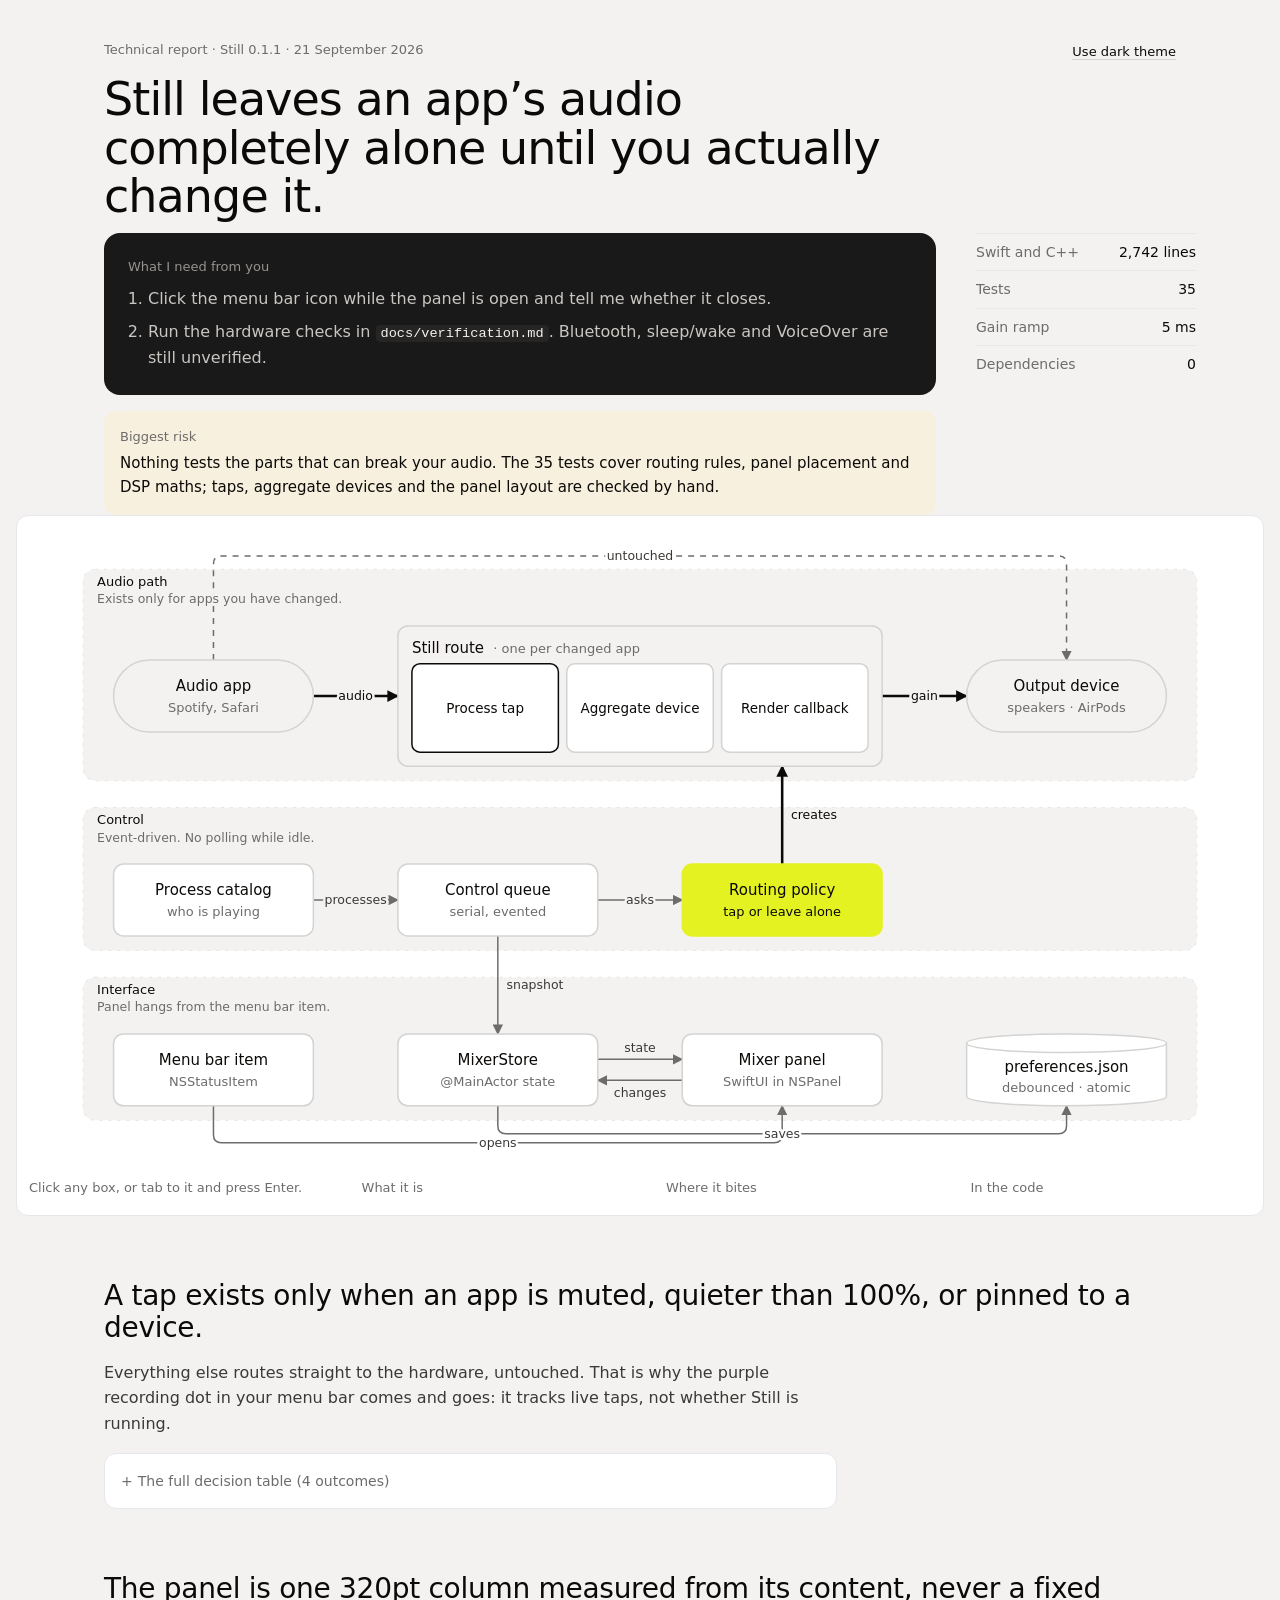
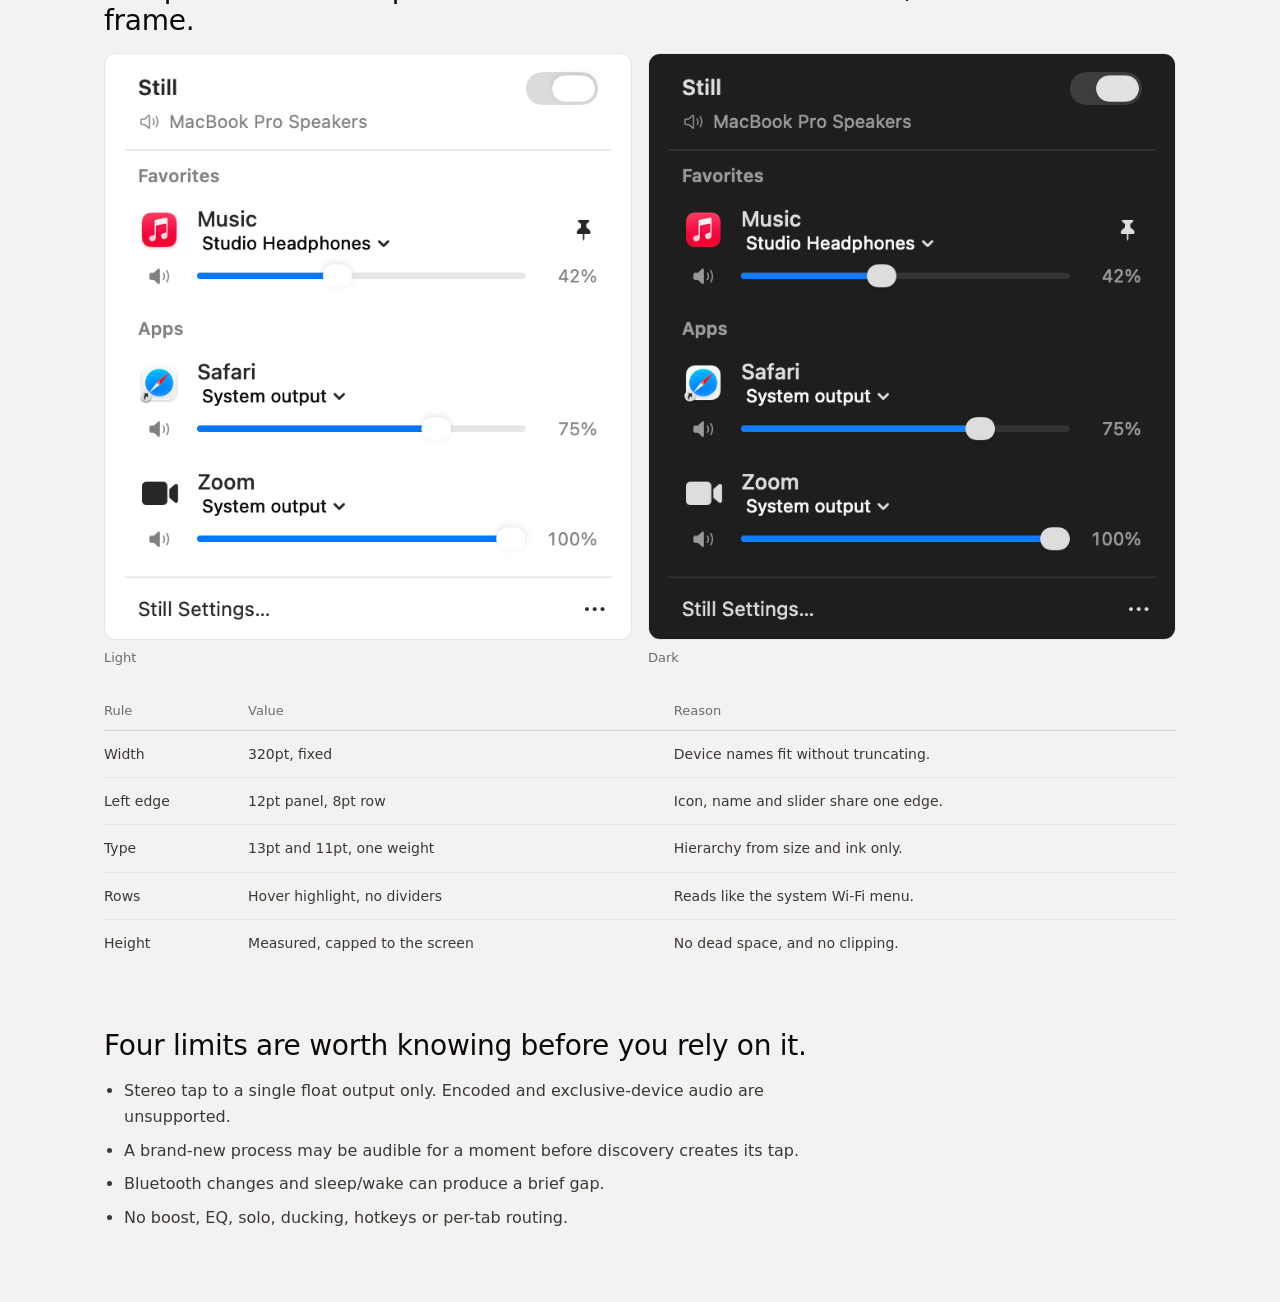
<file: docs/still-report.html>
<!doctype html>
<html lang="en">
<head>
<meta charset="utf-8">
<meta name="viewport" content="width=device-width, initial-scale=1">
<title>Still — how it works</title>
<style>
/*
  Stylesheet for html-output documents — my design system (Ramp-inspired editorial
  monochrome + one highlighter accent). Rules: ~/.agents/design-system.md
  Tokens mirror ~/.agents/design-system/tokens.css (inlined because a document must be
  self-contained). Copy this whole block into the <style> tag, then add only
  content-specific rules on top — never new colours, weights, shadows, or radii.

  - One typeface, one weight (400); hierarchy from size and ink colour.
  - One accent, used as a FILL for action / active / highlight. Never link or text colour
    on a light surface.
  - Hairline borders, no shadows. Radii 6 / 10 / 12 / 16px only.
  - Labels are normal case. No left accent bars, no dot pills, no glows.
  - Light and dark both work: follows the OS, and the toggle sets data-theme on <html>.
*/
:root {
  color-scheme: light dark;
  --page:        light-dark(#f4f2f0, #0f0e0d);
  --surface:     light-dark(#ffffff, #1a1919);
  --fill:        light-dark(#f4f2f0, #262524);
  --inverse:     #1a1919;
  --on-inverse:  #f4f2f0;
  --line:        light-dark(#e5e7eb, #2e2d2c);
  --line-strong: light-dark(#d3d3d3, #474543);
  --ink:         light-dark(#0c0a08, #f4f2f0);
  --ink-2:       light-dark(#3b3937, #c9c6c2);
  --ink-3:       light-dark(#6d6c6b, #969390);
  --accent:      #e4f222;
  --on-accent:   #0c0a08;
  --good:        light-dark(#1f6f47, #7ad3a3);
  --good-fill:   light-dark(#e9f4ee, #16291f);
  --warn:        light-dark(#8a5a00, #eec268);
  --warn-fill:   light-dark(#f8f0de, #2e2514);
  --bad:         light-dark(#a32018, #ff8f85);
  --bad-fill:    light-dark(#fbeceb, #351c1a);

  --sans: "Lausanne", "Inter", "Söhne", "Helvetica Neue", ui-sans-serif, system-ui, -apple-system, "Segoe UI", Roboto, sans-serif;
  --mono: ui-monospace, "SF Mono", Menlo, Consolas, monospace;

  --s-1: 4px; --s-2: 8px; --s-3: 12px; --s-4: 16px; --s-5: 24px; --s-6: 40px; --s-7: 64px;
  --r-control: 6px; --r-input: 10px; --r-wash: 12px; --r-card: 16px;
  --ease: 0.3s ease-out;
}
:root[data-theme="light"] { color-scheme: light; }
:root[data-theme="dark"]  { color-scheme: dark; }

/* ── base ── */
*, *::before, *::after { box-sizing: border-box; }
* { font-weight: 400; }
body {
  margin: 0;
  background: var(--page);
  color: var(--ink-2);
  font: 400 16px/1.6 var(--sans);
  font-feature-settings: "ss01" on;
  -webkit-font-smoothing: antialiased;
}
.page { max-width: 1120px; margin-inline: auto; padding: var(--s-6) var(--s-5) var(--s-7); }
.prose { max-width: 72ch; }
h1, h2, h3, strong, b, th { color: var(--ink); }
h1 { font-size: clamp(36px, 5.5vw, 64px); line-height: 1; letter-spacing: -0.02em; margin: 0 0 var(--s-4); }
h2 { font-size: 28px; line-height: 1.14; letter-spacing: -0.01em; margin: var(--s-7) 0 var(--s-4); }
h3 { font-size: 20px; line-height: 1.3; margin: var(--s-5) 0 var(--s-2); }
p { margin: 0 0 var(--s-4); }
.lede { font-size: 20px; line-height: 1.3; color: var(--ink-3); }
/* Preamble above the h1: document type, date, author. Normal case — size and colour carry it. */
.eyebrow { font-size: 13px; color: var(--ink-3); margin-bottom: var(--s-3); }
a { color: var(--ink); text-decoration: underline; text-decoration-color: var(--line-strong); text-underline-offset: 3px; transition: text-decoration-color var(--ease); }
a:hover { text-decoration-color: var(--ink); }
mark { background: var(--accent); color: var(--on-accent); padding: 0 3px; border-radius: 3px; }
code { font: 0.85em var(--mono); color: var(--ink); background: var(--fill); padding: 1px 5px; border-radius: 4px; }
hr { border: 0; border-top: 1px solid var(--line); margin: var(--s-6) 0; }
:focus-visible { outline: 2px solid var(--ink); outline-offset: 2px; }
.num { font-variant-numeric: tabular-nums; }

/* theme toggle — place one <button class="theme-toggle"> top right; see SKILL.md for the 6-line script */
.theme-toggle { border: 0; padding: 0; background: none; color: var(--ink); font: inherit; font-size: 13px; text-decoration: underline; text-decoration-color: var(--line-strong); text-underline-offset: 3px; cursor: pointer; }

/* ── card / panel ── */
.card { background: var(--surface); border: 1px solid var(--line); border-radius: var(--r-card); padding: var(--s-5); }
.card.hoverable { transition: border-color var(--ease); }
.card.hoverable:hover { border-color: var(--ink); }
/* Attention / blocking variant: a wash fill and an ink outline. (Replaces the old accent bars.) */
.card.attention { background: var(--fill); border-color: var(--ink); }
.card.wash { background: var(--fill); border-color: transparent; border-radius: var(--r-wash); }
.grid { display: grid; gap: var(--s-4); grid-template-columns: repeat(auto-fit, minmax(260px, 1fr)); }

/* ── table ── */
.table-scroll { overflow-x: auto; }
table { border-collapse: collapse; width: 100%; font-size: 14px; }
thead th { text-align: left; font-size: 13px; color: var(--ink-3); padding: var(--s-2) var(--s-4) var(--s-2) 0; border-bottom: 1px solid var(--line-strong); white-space: nowrap; }
tbody td { padding: var(--s-3) var(--s-4) var(--s-3) 0; border-bottom: 1px solid var(--line); vertical-align: top; }
tbody tr:last-child td { border-bottom: 0; }

/* ── stat row: label left, value right — no stat cards ── */
.stats { display: grid; grid-template-columns: repeat(auto-fit, minmax(220px, 1fr)); gap: 0 var(--s-5); margin: 0; }
.stat { display: flex; justify-content: space-between; align-items: baseline; gap: var(--s-2); padding-block: 7px; border-top: 1px solid var(--line); font-size: 14px; color: var(--ink-3); }
.stat dd { margin: 0; color: var(--ink); font-variant-numeric: tabular-nums; }
.figure { font-size: 40px; line-height: 1.05; letter-spacing: -0.015em; color: var(--ink); }

/* ── code / diff — obsidian panel in both themes ── */
pre, .code-block { background: var(--inverse); color: #c9c6c2; font: 13px/1.7 var(--mono); border-radius: var(--r-wash); padding: var(--s-4) var(--s-5); overflow-x: auto; margin: 0 0 var(--s-4); }
pre code { background: none; padding: 0; color: inherit; font-size: inherit; }
.code-block .kw  { color: var(--accent); }
.code-block .str { color: #ffffff; }
.code-block .cm  { color: #8c8986; }
.diff-row { display: block; padding-inline: var(--s-2); }
.diff-row.add { background: rgb(122 211 163 / 0.14); }
.diff-row.add .mark { color: #7ad3a3; }
.diff-row.del { background: rgb(255 143 133 / 0.14); }
.diff-row.del .mark { color: #ff8f85; }

/* ── button ── */
.btn { height: 44px; padding: 0 var(--s-3); font: inherit; font-size: 15px; color: var(--ink); background: transparent; border: 1px solid var(--ink); border-radius: var(--r-control); cursor: pointer; white-space: nowrap; transition: background-color var(--ease), border-color var(--ease), color var(--ease); }
.btn:hover { background: var(--fill); }
.btn-primary { padding: 0 20px; background: var(--accent); border-color: var(--accent); color: var(--on-accent); }
.btn-primary:hover { background: var(--ink); border-color: var(--ink); color: var(--surface); }
.btn-secondary { background: transparent; }
.btn-quiet { border-color: transparent; }

/* ── badge / tag — text only, no dot. Meaning is in the word; colour only reinforces it. ── */
.badge { display: inline-flex; align-items: center; height: 24px; padding: 0 var(--s-2); font-size: 13px; border-radius: var(--r-control); border: 1px solid var(--line-strong); color: var(--ink-2); }
.badge-accent  { background: var(--accent); border-color: var(--accent); color: var(--on-accent); }
.badge-success { background: var(--good-fill); border-color: transparent; color: var(--good); }
.badge-warning { background: var(--warn-fill); border-color: transparent; color: var(--warn); }
.badge-danger  { background: var(--bad-fill);  border-color: transparent; color: var(--bad); }
.badge-neutral { background: var(--fill); border-color: transparent; }

/* ── tabs — chips; the current one wears the accent ── */
.tabbar { display: flex; flex-wrap: wrap; gap: var(--s-2); padding-bottom: var(--s-4); margin-bottom: var(--s-4); border-bottom: 1px solid var(--line); }
.tabbar button { font: inherit; font-size: 14px; padding: 4px var(--s-3); border: 0; border-radius: var(--r-control); background: none; color: var(--ink-3); cursor: pointer; transition: background-color var(--ease), color var(--ease); }
.tabbar button:hover { color: var(--ink); background: var(--fill); }
.tabbar button.on { background: var(--accent); color: var(--on-accent); }
.tab-panel { display: none; }
.tab-panel.on { display: block; }

/* ── details accordion ── */
details { border: 1px solid var(--line); border-radius: var(--r-wash); background: var(--surface); margin: var(--s-3) 0; }
summary { list-style: none; cursor: pointer; padding: var(--s-4); font-size: 16px; color: var(--ink); }
summary::-webkit-details-marker { display: none; }
summary::before { content: "+"; display: inline-block; width: 1.2em; color: var(--ink-3); }
details[open] summary::before { content: "−"; }
details .details-body { padding: var(--s-3) var(--s-4) var(--s-4); border-top: 1px solid var(--line); font-size: 15px; }

/* ── sticky nav / TOC — the active entry is ink with a highlighter marker before it ── */
nav.toc { position: sticky; top: var(--s-5); font-size: 14px; align-self: start; display: grid; gap: 2px; }
nav.toc a { display: block; padding: 4px var(--s-2); border-radius: var(--r-control); color: var(--ink-3); text-decoration: none; }
nav.toc a:hover { color: var(--ink); background: var(--fill); }
nav.toc a.active { color: var(--on-accent); background: var(--accent); }

/* ── callout / note box ── */
.callout { display: flex; gap: var(--s-3); background: var(--fill); border-radius: var(--r-wash); padding: var(--s-4); font-size: 15px; color: var(--ink); margin: 0 0 var(--s-4); }
.callout .ico { color: var(--ink-3); flex-shrink: 0; }
.callout.is-warning { background: var(--warn-fill); }
.callout.is-danger  { background: var(--bad-fill); border: 1px solid var(--bad); }

/* ── inverted summary block (TL;DR). color-scheme: dark re-resolves every token inside. ── */
.tldr { color-scheme: dark; background: var(--inverse); color: var(--ink-2); border-radius: var(--r-card); padding: var(--s-5); margin: 0 0 var(--s-5); }
.tldr h2, .tldr h3 { margin-top: 0; }
.tldr .figure { color: var(--accent); }

@media (max-width: 600px) {
  .page { padding: var(--s-5) var(--s-4) var(--s-6); }
  .card, .tldr { padding: var(--s-4); }
}
@media (prefers-reduced-motion: reduce) {
  *, *::before, *::after { transition: none !important; }
}

/* ══════════════════════════════════════════════════════════════════════
   DOCUMENT MODES — shared components for the brief / map / questions /
   mixed templates (see templates/*.html). Tokens only: no new colours, no
   font-weight above 400, no drop shadows, no upper-cased labels, no left
   accent bars, no dot pills, no glow gradients. Append-only; nothing
   above this line is modified.
   ══════════════════════════════════════════════════════════════════════ */

/* ── doc-head: eyebrow left, theme toggle right, never wraps ── */
.doc-head { display: flex; justify-content: space-between; align-items: flex-start; gap: var(--s-4); margin-bottom: var(--s-3); }
.doc-head .eyebrow { margin-bottom: 0; }
.doc-head .theme-toggle { white-space: nowrap; flex-shrink: 0; margin-top: 2px; }

/* ── verdict headline: the conclusion as a sentence, capped to read as ≤2 lines ── */
h1.verdict { font-size: clamp(28px, 3.6vw, 46px); line-height: 1.06; max-width: 820px; margin: 0 0 var(--s-3); }

/* ── first screen: main column (verdict, ask, risk) + a narrow key-numbers rail ── */
.first-screen { display: grid; grid-template-columns: minmax(0, 1fr) 200px; gap: var(--s-6); align-items: start; }
@media (max-width: 760px) { .first-screen { grid-template-columns: 1fr; } }
.keynums { display: grid; gap: 0; }
.keynums .stat { flex-direction: column; align-items: flex-start; gap: 2px; }
.keynums .stat dt { font-size: 12px; }
.keynums .stat dd { font-size: 22px; }

/* ── ask: the one inverted block naming what the reader must do ── */
.ask { color-scheme: dark; background: var(--inverse); color: var(--ink-2); border-radius: var(--r-card); padding: var(--s-5); margin: 0 0 var(--s-4); }
.ask .ask-label { font-size: 13px; color: var(--ink-3); margin: 0 0 var(--s-2); }
.ask ol { margin: 0; padding-left: 20px; }
.ask li { margin-bottom: var(--s-2); }
.ask li:last-child { margin-bottom: 0; }
.ask.none p { margin: 0; color: var(--ink-2); }

/* ── risk: the single biggest-risk or unverified-assumption callout ── */
.risk { display: flex; gap: var(--s-3); background: var(--warn-fill); border-radius: var(--r-wash); padding: var(--s-4); margin: 0; }
.risk .risk-label { font-size: 13px; color: var(--ink-3); margin: 0 0 4px; }
.risk p { margin: 0; color: var(--ink); font-size: 15px; }

/* ── spine: brief body — a vertical run of conclusion sections, hairline between ── */
.spine section { padding-top: var(--s-4); margin-top: var(--s-4); border-top: 1px solid var(--line); }
.spine section:first-child { margin-top: 0; padding-top: 0; border-top: 0; }
.spine section h2 { font-size: 24px; margin: 0 0 var(--s-2); }
.spine section p { margin: 0 0 var(--s-2); }
.spine section details { margin-top: var(--s-3); margin-bottom: 0; }

/* ── qgrid / qcard: questions body, a 2-column card grid ── */
.qgrid { display: grid; grid-template-columns: 1fr 1fr; gap: var(--s-4); }
@media (max-width: 720px) { .qgrid { grid-template-columns: 1fr; } }
.qgrid .span-2 { grid-column: 1 / -1; }
.qcard .q { font-size: 13px; color: var(--ink-3); margin: 0 0 4px; }
.qcard .a { font-size: 21px; line-height: 1.3; color: var(--ink); margin: 0 0 var(--s-2); }
.qcard ul, .qcard ol { margin: 0 0 var(--s-2); padding-left: 20px; font-size: 14.5px; }
.qcard li { margin-bottom: 4px; }
.qcard li:last-child { margin-bottom: 0; }
.qcard details { margin-top: var(--s-2); margin-bottom: 0; }

/* ── map: full-width diagram card, plus a 4-column detail panel beneath it ── */
.map-panel { display: grid; grid-template-columns: 1.1fr 1fr 1fr 1fr; gap: 0 var(--s-5); margin-top: var(--s-4); }
@media (max-width: 760px) { .map-panel { grid-template-columns: 1fr; gap: var(--s-3) 0; } }
.map-panel h3 { margin: 0 0 4px; font-size: 19px; }
.map-panel .hint { font-size: 13px; color: var(--ink-3); margin: 0; }
.map-panel h4 { font-size: 13px; color: var(--ink-3); margin: var(--s-3) 0 2px; }
.map-panel p { font-size: 14px; margin: 0; }
@media (min-width: 761px) { .map-panel > div h4 { margin-top: 0; } }

/* ── decision: a mini decision record — four labelled one-liners ── */
.decision { margin: 0; }
.decision div { display: flex; gap: var(--s-2); padding-block: 3px; font-size: 14px; }
.decision dt { color: var(--ink-3); min-width: 76px; flex-shrink: 0; }
.decision dd { margin: 0; color: var(--ink-2); }


/* ── document-specific ── */
.block { margin-top: var(--s-7); }
.hero-card { padding: var(--s-3); margin-inline: calc(50% - 50vw + var(--s-4)); max-width: none; border-radius: var(--r-wash); }
@media (max-width: 860px) { .hero-card { margin-inline: 0; } }
.block h2 { margin-top: 0; }
.shots { display: grid; grid-template-columns: 1fr 1fr; gap: var(--s-4); margin-bottom: var(--s-5); }
@media (max-width: 700px) { .shots { grid-template-columns: 1fr; } }
.shots figure { margin: 0; }
.shots img { display: block; width: 100%; height: auto; border: 1px solid var(--line); border-radius: var(--r-wash); }
.shots figcaption { font-size: 13px; color: var(--ink-3); margin-top: var(--s-2); }
details > summary { cursor: pointer; font-size: 14px; color: var(--ink-3); }
details[open] > summary { margin-bottom: var(--s-3); }
ul.prose { margin: 0; padding-left: 20px; }
ul.prose li { margin-bottom: var(--s-2); }

</style>
</head>
<body>
<div class="page">

  <div class="doc-head">
    <div class="eyebrow">Technical report · Still 0.1.1 · 21 September 2026</div>
    <button class="theme-toggle" id="theme-toggle"></button>
  </div>

  <h1 class="verdict">Still leaves an app&rsquo;s audio completely alone until you actually change it.</h1>

  <div class="first-screen">
    <div>
      <div class="ask">
        <p class="ask-label">What I need from you</p>
        <ol>
          <li>Click the menu bar icon while the panel is open and tell me whether it closes.</li>
          <li>Run the hardware checks in <code>docs/verification.md</code>. Bluetooth, sleep/wake and VoiceOver are still unverified.</li>
        </ol>
      </div>
      <div class="risk">
        <div>
          <p class="risk-label">Biggest risk</p>
          <p>Nothing tests the parts that can break your audio. The 35 tests cover routing rules, panel placement and DSP maths; taps, aggregate devices and the panel layout are checked by hand.</p>
        </div>
      </div>
    </div>
    <dl class="stats stats-rail">
      <div class="stat"><dt>Swift and C++</dt><dd class="num">2,742 lines</dd></div>
      <div class="stat"><dt>Tests</dt><dd class="num">35</dd></div>
      <div class="stat"><dt>Gain ramp</dt><dd class="num">5 ms</dd></div>
      <div class="stat"><dt>Dependencies</dt><dd class="num">0</dd></div>
    </dl>
  </div>

  <div class="card hero-card">
    <figure class="diagram" data-scale="doc" id="hero-diagram">
      <script type="application/json">{
 "title": "How audio reaches your speakers, and what decides whether Still is in the path",
 "interactive": true,
 "nodes": [
  {"id":"app","label":"Audio app","sub":"Spotify, Safari","col":0,"row":0,"kind":"term"},
  {"id":"route","label":"Still route","sub":"one per changed app","col":1,"row":0,"colspan":2,
   "children":[{"label":"Process tap","kind":"key"},{"label":"Aggregate device"},{"label":"Render callback"}]},
  {"id":"out","label":"Output device","sub":"speakers · AirPods","col":3,"row":0,"kind":"term"},
  {"id":"catalog","label":"Process catalog","sub":"who is playing","col":0,"row":1},
  {"id":"engine","label":"Control queue","sub":"serial, evented","col":1,"row":1},
  {"id":"policy","label":"Routing policy","sub":"tap or leave alone","col":2,"row":1,"kind":"hot"},
  {"id":"prefs","label":"preferences.json","sub":"debounced · atomic","col":3,"row":2,"kind":"db"},
  {"id":"status","label":"Menu bar item","sub":"NSStatusItem","col":0,"row":2},
  {"id":"store","label":"MixerStore","sub":"@MainActor state","col":1,"row":2},
  {"id":"panel","label":"Mixer panel","sub":"SwiftUI in NSPanel","col":2,"row":2}
 ],
 "edges": [
  {"from":"app","to":"route","label":"audio","hot":true},
  {"from":"route","to":"out","label":"gain","hot":true},
  {"from":"app","to":"out","label":"untouched","dash":true,"via":"top"},
  {"from":"catalog","to":"engine","label":"processes"},
  {"from":"engine","to":"policy","label":"asks"},
  {"from":"policy","to":"route","label":"creates","hot":true},
  {"from":"engine","to":"store","label":"snapshot"},
  {"from":"store","to":"panel","label":"state"},
  {"from":"panel","to":"store","label":"changes"},
  {"from":"store","to":"prefs","label":"saves"},
  {"from":"status","to":"panel","label":"opens"}
 ],
 "groups": [
  {"label":"Audio path","caption":"Exists only for apps you have changed.","rows":[0,0],"cols":[0,3]},
  {"label":"Control","caption":"Event-driven. No polling while idle.","rows":[1,1],"cols":[0,3]},
  {"label":"Interface","caption":"Panel hangs from the menu bar item.","rows":[2,2],"cols":[0,3]}
 ]
}</script>
    </figure>
    <div class="map-panel" id="panel" aria-live="polite">
      <div><p class="hint">Click any box, or tab to it and press Enter.</p><h3 id="p-title"></h3></div>
      <div><h4>What it is</h4><p id="p-role"></p></div>
      <div><h4>Where it bites</h4><p id="p-fail"></p></div>
      <div><h4>In the code</h4><p id="p-how"></p></div>
    </div>
  </div>

  <section class="block">
    <h2>A tap exists only when an app is muted, quieter than 100%, or pinned to a device.</h2>
    <p class="prose">Everything else routes straight to the hardware, untouched. That is why the purple recording dot in your menu bar comes and goes: it tracks live taps, not whether Still is running.</p>
    <details class="prose">
      <summary>The full decision table (4 outcomes)</summary>
      <div class="table-scroll">
        <table>
          <thead><tr><th>Situation</th><th>Result</th><th>What you hear</th></tr></thead>
          <tbody>
            <tr><td>Mixer switched off</td><td>Direct</td><td>The app&rsquo;s own audio path.</td></tr>
            <tr><td>100%, system output</td><td>Direct</td><td>The app&rsquo;s own audio path.</td></tr>
            <tr><td>Changed, device present</td><td>Render</td><td>Still&rsquo;s tap, at your volume.</td></tr>
            <tr><td>Changed, device missing</td><td>Waiting</td><td>Silence, until it returns.</td></tr>
          </tbody>
        </table>
      </div>
    </details>
  </section>

  <section class="block">
    <h2>The panel is one 320pt column measured from its content, never a fixed frame.</h2>
    <div class="shots">
      <figure><img src="[data-uri]" alt="The Still panel in light appearance"><figcaption>Light</figcaption></figure>
      <figure><img src="[data-uri]" alt="The Still panel in dark appearance"><figcaption>Dark</figcaption></figure>
    </div>
    <div class="table-scroll">
      <table>
        <thead><tr><th>Rule</th><th>Value</th><th>Reason</th></tr></thead>
        <tbody>
          <tr><td>Width</td><td>320pt, fixed</td><td>Device names fit without truncating.</td></tr>
          <tr><td>Left edge</td><td>12pt panel, 8pt row</td><td>Icon, name and slider share one edge.</td></tr>
          <tr><td>Type</td><td>13pt and 11pt, one weight</td><td>Hierarchy from size and ink only.</td></tr>
          <tr><td>Rows</td><td>Hover highlight, no dividers</td><td>Reads like the system Wi-Fi menu.</td></tr>
          <tr><td>Height</td><td>Measured, capped to the screen</td><td>No dead space, and no clipping.</td></tr>
        </tbody>
      </table>
    </div>
  </section>

  <section class="block">
    <h2>Four limits are worth knowing before you rely on it.</h2>
    <ul class="prose">
      <li>Stereo tap to a single float output only. Encoded and exclusive-device audio are unsupported.</li>
      <li>A brand-new process may be audible for a moment before discovery creates its tap.</li>
      <li>Bluetooth changes and sleep/wake can produce a brief gap.</li>
      <li>No boost, EQ, solo, ducking, hotkeys or per-tab routing.</li>
    </ul>
  </section>
</div>
<script>
/* diagram.js — declarative grid diagrams that cannot overlap. Dependency-free; inline it verbatim.
 *
 * Why: hand-placed SVG coordinates produce labels on top of node text and edges through boxes.
 * Here you declare WHAT (nodes on a grid, edges, zones) and the layout is computed:
 *   - nodes sit in grid cells (they may span columns), so they never overlap;
 *   - edges run only through the gutters between rows and columns, so they never cross a node;
 *   - zones get a two-line header (name + one-sentence caption) in space reserved for it;
 *   - labels wrap to two lines, sit on their edge with a halo, and size the column gaps;
 *   - node text wraps, then shrinks, and the lint says so if it had to.
 *
 * Usage (this file is inlined into HTML, so it must never contain a literal closing script tag — hence "[script]"):
 *   <figure class="diagram" data-scale="doc">            "doc" for documents, "slide" for 1920x1080 decks
 *     [script type="application/json"]{
 *       "title": "Purchase path",
 *       "nodes": [
 *         {"id":"wr",  "label":"Waiting room", "sub":"random draw, then FIFO", "col":2, "row":0, "kind":"key"},
 *         {"id":"pg",  "label":"Postgres", "sub":"seats · holds · orders", "col":3, "row":2, "kind":"db"},
 *         {"id":"core","label":"Ticketing core", "sub":"modular monolith", "col":1, "row":2, "colspan":2,
 *          "children":[{"label":"Catalog"},{"label":"Inventory & holds","kind":"key"},{"label":"Orders"},{"label":"Checkout"}]}
 *       ],
 *       "edges": [ {"from":"core","to":"pg","label":"atomic UPDATE"}, {"from":"ctl","to":"wr","label":"release rate","hot":true} ],
 *       "groups":[ {"label":"Demand zone","caption":"2M sessions · ~100k req/s","rows":[0,0],"cols":[0,3]} ],
 *       "interactive": true                              nodes focusable; fires "diagram:select" {detail: node}
 *     }[/script]
 *   </figure>
 * node.kind   "default" | "hot" (accent fill — at most ONE) | "key" (ink outline: on the highlighted path) | "db" (cylinder)
 *             | "store" (pill) | "ext" (dashed: outside our system) | "term" (pill, muted) | "bad" | "muted"
 * node        colspan (span columns), children (a container: title top-left, child boxes in a row inside)
 * edge        label, dash, hot (the ONE highlighted path: heavier, ink in light / accent in dark),
 *             via "top"|"bottom"|"left"|"right" (which gutter a long edge uses), step
 * step        on a node / edge / group: adds class "step" + data-step so a slide deck reveals it as a build.
 * Lint        console.warn, figure[data-dg-issues], and a list under the figure when the URL has ?lint. Fix the SPEC, not the engine.
 */
(function () {
  'use strict';
  var NS = 'http://www.w3.org/2000/svg';
  var SCALES = {
    doc:   { w: 200, h: 72,  gx: 76,  gy: 56,  t: 15, s: 13, l: 12.5, pad: 14, r: 10, lane: 9,  port: 14, halo: 5,  stroke: 1.5 },
    slide: { w: 400, h: 146, gx: 120, gy: 104, t: 34, s: 27, l: 25,   pad: 26, r: 16, lane: 18, port: 30, halo: 10, stroke: 3 }
  };
  var CSS = '.diagram{margin:0;overflow-x:auto}.diagram svg{display:block;height:auto}' +
    '.dg{--dg-hot:light-dark(var(--ink),var(--accent))}.dg text{font-family:var(--sans,system-ui,sans-serif);font-weight:400}' +
    '.dg-shape{fill:var(--surface);stroke:var(--line-strong);transition:stroke .3s ease-out}.dg-rim{fill:none;stroke:var(--line-strong)}' +
    '.dg-title{fill:var(--ink)}.dg-sub{fill:var(--ink-3)}' +
    '.dg-node.hot>.dg-shape,.dg-child.hot>.dg-shape{fill:var(--accent);stroke:var(--accent)}.dg-node.hot>text,.dg-child.hot>text{fill:var(--on-accent)}' +
    '.dg-node.key>.dg-shape,.dg-node.key>.dg-rim,.dg-child.key>.dg-shape{stroke:var(--dg-hot)}' +
    '.dg-node.ext>.dg-shape{fill:var(--fill);stroke-dasharray:6 5}.dg-node.term>.dg-shape,.dg-node.muted>.dg-shape{fill:var(--fill)}' +
    '.dg-node.box>.dg-shape{fill:var(--fill)}.dg-node.bad>.dg-shape{fill:var(--bad-fill);stroke:var(--bad)}.dg-node.muted>text{fill:var(--ink-3)}' +
    '.dg-node[tabindex]{cursor:pointer;outline:none}.dg-node[tabindex]:hover>.dg-shape,.dg-node[tabindex]:focus-visible>.dg-shape,.dg-node.active>.dg-shape{stroke:var(--ink)}' +
    '.dg-edge{fill:none;stroke:var(--ink-3)}.dg-edge.dash{stroke-dasharray:6 6}.dg-edge.hot{stroke:var(--dg-hot)}' +
    '.dg-arrow{fill:var(--ink-3)}.dg-arrow.hot{fill:var(--dg-hot)}' +
    '.dg-label{fill:var(--ink-2);paint-order:stroke;stroke:var(--dg-bg,var(--surface));stroke-linejoin:round}.dg-label.in-group{stroke:var(--fill)}.dg-label.hot{fill:var(--dg-hot)}' +
    '.dg-group rect{fill:var(--fill);stroke:var(--line);stroke-dasharray:3 6}' +
    '.dg-gtitle{fill:var(--ink)}.dg-gcap{fill:var(--ink-3)}.dg-gtitle,.dg-gcap{paint-order:stroke;stroke:var(--fill);stroke-linejoin:round}' +
    '.dg-lint{font:13px/1.5 var(--mono,monospace);color:var(--bad);margin-top:8px;white-space:pre-wrap}';

  function el(name, attrs, parent) {
    var e = document.createElementNS(NS, name);
    for (var k in attrs) if (attrs[k] !== undefined && attrs[k] !== null) e.setAttribute(k, attrs[k]);
    if (parent) parent.appendChild(e);
    return e;
  }
  function hit(a, b, pad) { pad = pad || 0; return a.x < b.x + b.w + pad && a.x + a.w + pad > b.x && a.y < b.y + b.h + pad && a.y + a.h + pad > b.y; }
  function split2(text, minLen) {                                   // break at the space nearest the middle
    if (text.indexOf(' ') < 0 || text.length < (minLen || 0)) return [text];
    var w = text.split(' '), bi = 1, bd = 1e9;
    for (var i = 1; i < w.length; i++) { var d = Math.abs(w.slice(0, i).join(' ').length - text.length / 2); if (d < bd) { bd = d; bi = i; } }
    return [w.slice(0, bi).join(' '), w.slice(bi).join(' ')];
  }

  function render(fig) {
    var src = fig.querySelector('script[type="application/json"]');
    if (!src) return;
    var spec; try { spec = JSON.parse(src.textContent); } catch (err) { fig.textContent = 'diagram: invalid JSON — ' + err.message; return; }
    var scaleName = spec.scale || fig.dataset.scale || 'doc', S = SCALES[scaleName] || SCALES.doc, issues = [];
    var old = fig.querySelector('svg'); if (old) old.remove();
    var oldLint = fig.querySelector('.dg-lint'); if (oldLint) oldLint.remove();
    var svg = el('svg', { 'class': 'dg', role: 'img', 'aria-label': spec.title || 'Diagram' }, fig);
    el('title', {}, svg).textContent = spec.title || 'Diagram';
    var defs = el('defs', {}, svg), uid = 'dg' + Math.random().toString(36).slice(2, 8);
    ['', 'hot'].forEach(function (k) {
      var ms = k ? 4.6 : 7;                                         // markers scale with stroke width; the hot stroke is heavier
      var m = el('marker', { id: uid + k, viewBox: '0 0 10 10', refX: 9, refY: 5, markerWidth: ms, markerHeight: ms, orient: 'auto-start-reverse' }, defs);
      el('path', { d: 'M0,0 L10,5 L0,10 z', 'class': 'dg-arrow ' + k }, m);
    });
    function measure(text, size) { var t = el('text', { 'font-size': size, x: -9999, y: -9999 }, svg); t.textContent = text; var w = t.getComputedTextLength(); t.remove(); return w; }

    var nodes = spec.nodes || [], edges = spec.edges || [], groups = spec.groups || [], byId = {};
    var rows = 0, cols = 0, cells = {};
    nodes.forEach(function (n) {
      byId[n.id] = n; n._c0 = n.col; n._c1 = n.col + (n.colspan || 1) - 1;
      rows = Math.max(rows, n.row + 1); cols = Math.max(cols, n._c1 + 1);
      for (var c = n._c0; c <= n._c1; c++) { var key = n.row + ',' + c; if (cells[key]) issues.push('nodes "' + cells[key] + '" and "' + n.id + '" share grid cell ' + key); cells[key] = n.id; }
    });

    // Column gaps grow to fit the widest line of any label on an edge between horizontal neighbours.
    var gx = S.gx;
    function neighbours(a, b) { return a.row === b.row && (b._c0 === a._c1 + 1 || a._c0 === b._c1 + 1); }
    edges.forEach(function (e) {
      var a = byId[e.from], b = byId[e.to];
      if (!a || !b) { issues.push('edge references unknown node: ' + e.from + ' → ' + e.to); return; }
      if (e.label && neighbours(a, b)) split2(e.label, 12).forEach(function (line) { gx = Math.max(gx, measure(line, S.l) + S.pad * 1.6); });
    });

    // Rows: a container row is taller; a gutter that starts a zone is taller by the zone header.
    var lineH = S.l * 1.4, rowH = [], gutH = [], gutTop = [], rowTop = [];
    for (var r = 0; r < rows; r++) rowH[r] = S.h;
    nodes.forEach(function (n) { n._h = n.children ? S.h * 1.95 : S.h; rowH[n.row] = Math.max(rowH[n.row], n._h); });
    for (var g = 0; g <= rows; g++) {
      var head = 0;
      groups.forEach(function (gr) { if (gr.rows[0] === g) head = Math.max(head, (gr.label ? lineH : 0) + (gr.caption ? lineH : 0) + S.pad * 0.5); });
      gutH[g] = S.gy + head;
    }
    var yy = 0;
    for (g = 0; g <= rows; g++) { gutTop[g] = yy; yy += gutH[g]; if (g < rows) { rowTop[g] = yy; yy += rowH[g]; } }
    var W = gx + cols * (S.w + gx), H = yy;
    function colX(c) { return gx + c * (S.w + gx); }
    function gutX(c) { return gx / 2 + c * (S.w + gx); }
    function chanY(i) { return gutTop[i] + S.gy / 2; }              // edges travel in the upper band of a gutter; a zone header sits below it
    nodes.forEach(function (n) {
      n._x = colX(n._c0); n._w = (n._c1 - n._c0 + 1) * (S.w + gx) - gx;
      n._y = rowTop[n.row] + (rowH[n.row] - n._h) / 2; n._cx = n._x + n._w / 2; n._cy = n._y + n._h / 2;
    });

    var pairN = {}, pairI = {};                                     // two edges between the same neighbours: one each side, labels outward
    function pairKey(e) { return [e.from, e.to].sort().join('|'); }
    edges.forEach(function (e) { pairN[pairKey(e)] = (pairN[pairKey(e)] || 0) + 1; });
    function adjOffset(e) {
      var k = pairKey(e); if (pairN[k] !== 2) return spread('adj' + k, S.port);
      var i = pairI[k] = (pairI[k] || 0) + 1; e._side = i === 1 ? -1 : 1; return e._side * S.port * 0.75;
    }
    var used = {};                                                  // lanes and ports fan out 0, +1, -1, +2, -2 …
    function spread(key, unit) { var i = used[key] = (used[key] || 0) + 1; return (i % 2 ? -1 : 1) * Math.floor(i / 2) * unit; }

    var gGroups = el('g', {}, svg), gEdges = el('g', {}, svg), gNodes = el('g', {}, svg), gCaps = el('g', {}, svg), gLabels = el('g', {}, svg);
    var groupRects = [];
    groups.forEach(function (gr) {
      var r0 = gr.rows[0], r1 = gr.rows[1], c0 = gr.cols[0], c1 = gr.cols[1];
      var box = { x: colX(c0) - gx * 0.36, y: gutTop[r0] + S.gy * 0.74, w: (c1 - c0 + 1) * (S.w + gx) - gx + gx * 0.72 };
      box.h = rowTop[r1] + rowH[r1] + S.gy * 0.26 - box.y;
      var grp = el('g', { 'class': 'dg-group' + (gr.step ? ' step' : ''), 'data-step': gr.step }, gGroups);
      el('rect', { x: box.x, y: box.y, width: box.w, height: box.h, rx: S.r * 1.2, 'stroke-width': S.stroke * 0.7 }, grp);
      var cap = el('g', { 'class': gr.step ? 'step' : null, 'data-step': gr.step }, gCaps), ty = box.y + lineH * 0.95, tx = box.x + S.pad;
      if (gr.label) { el('text', { x: tx, y: ty, 'font-size': S.l * 1.04, 'stroke-width': S.halo, 'class': 'dg-gtitle' }, cap).textContent = gr.label; ty += lineH; }
      if (gr.caption) el('text', { x: tx, y: ty, 'font-size': S.l, 'stroke-width': S.halo, 'class': 'dg-gcap' }, cap).textContent = gr.caption;
      groupRects.push(box);
    });

    // Routing. Every segment of a non-adjacent edge lies in a gutter, so it cannot cross an ordinary node.
    function route(e) {
      var a = byId[e.from], b = byId[e.to], p, pa, pb, gi, lane, vc, y, x;
      var dr = b.row - a.row, right = b._c0 > a._c1, left = b._c1 < a._c0, overlap = !right && !left;
      if (dr === 0 && neighbours(a, b)) {                           // neighbours in a row: straight
        p = adjOffset(e); y = Math.max(a._y, b._y) + Math.min(a._h, b._h) / 2 + p;
        return right ? [[a._x + a._w, y], [b._x, y]] : [[a._x, y], [b._x + b._w, y]];
      }
      if (overlap && Math.abs(dr) === 1) {                          // stacked neighbours: straight, centred on the shared width
        p = adjOffset(e);
        x = (Math.max(a._x, b._x) + Math.min(a._x + a._w, b._x + b._w)) / 2 + p;
        return dr > 0 ? [[x, a._y + a._h], [x, b._y]] : [[x, a._y], [x, b._y + b._h]];
      }
      if (overlap) {                                                // same column, far apart: a side gutter
        var rt = e.via !== 'left'; vc = rt ? Math.max(a._c1, b._c1) + 1 : Math.min(a._c0, b._c0); lane = gutX(vc) + spread('v' + vc, S.lane);
        pa = spread(a.id + (rt ? 'R' : 'L'), S.port); pb = spread(b.id + (rt ? 'R' : 'L'), S.port);
        return [[rt ? a._x + a._w : a._x, a._cy + pa], [lane, a._cy + pa], [lane, b._cy + pb], [rt ? b._x + b._w : b._x, b._cy + pb]];
      }
      if (dr === 0 || Math.abs(dr) === 1) {                         // one horizontal channel is enough
        var below = dr === 0 ? e.via !== 'top' : dr > 0, bBelow = dr === 0 ? below : !below;
        gi = dr === 0 ? (below ? a.row + 1 : a.row) : Math.max(a.row, b.row); y = chanY(gi) + spread('h' + gi, S.lane);
        pa = spread(a.id + (below ? 'B' : 'T'), S.port); pb = spread(b.id + (bBelow ? 'B' : 'T'), S.port);
        return [[a._cx + pa, below ? a._y + a._h : a._y], [a._cx + pa, y], [b._cx + pb, y], [b._cx + pb, bBelow ? b._y + b._h : b._y]];
      }
      var down = dr > 0, g1 = down ? a.row + 1 : a.row, g2 = down ? b.row : b.row + 1;   // far rows: channel, column gutter, channel
      vc = e.via === 'left' ? Math.min(a._c0, b._c0) : e.via === 'right' ? Math.max(a._c1, b._c1) + 1 : (right ? b._c0 : b._c1 + 1);
      var y1 = chanY(g1) + spread('h' + g1, S.lane), y2 = chanY(g2) + spread('h' + g2, S.lane), xv = gutX(vc) + spread('v' + vc, S.lane);
      pa = spread(a.id + (down ? 'B' : 'T'), S.port); pb = spread(b.id + (down ? 'T' : 'B'), S.port);
      return [[a._cx + pa, down ? a._y + a._h : a._y], [a._cx + pa, y1], [xv, y1], [xv, y2], [b._cx + pb, y2], [b._cx + pb, down ? b._y : b._y + b._h]];
    }
    function pathOf(pts) {                                          // orthogonal polyline with rounded corners
      var d = 'M' + pts[0][0] + ',' + pts[0][1], rr = S.r * 0.8;
      for (var i = 1; i < pts.length; i++) {
        var p = pts[i], q = pts[i + 1], o = pts[i - 1];
        if (!q) { d += ' L' + p[0] + ',' + p[1]; break; }
        var rad = Math.min(rr, Math.hypot(p[0] - o[0], p[1] - o[1]) / 2, Math.hypot(q[0] - p[0], q[1] - p[1]) / 2);
        var ux = Math.sign(p[0] - o[0]), uy = Math.sign(p[1] - o[1]), vx = Math.sign(q[0] - p[0]), vy = Math.sign(q[1] - p[1]);
        d += ' L' + (p[0] - ux * rad) + ',' + (p[1] - uy * rad) + ' Q' + p[0] + ',' + p[1] + ' ' + (p[0] + vx * rad) + ',' + (p[1] + vy * rad);
      }
      return d;
    }

    var minX = 0, maxX = W;
    var nodeRects = nodes.map(function (n) { return { id: n.id, x: n._x, y: n._y, w: n._w, h: n._h }; }), labelBoxes = [];
    edges.forEach(function (e) {
      if (!byId[e.from] || !byId[e.to]) return;
      var pts = route(e), cls = (e.dash ? ' dash' : '') + (e.hot ? ' hot' : '') + (e.step ? ' step' : '');
      el('path', { d: pathOf(pts), 'class': 'dg-edge' + cls, 'data-step': e.step, 'stroke-width': S.stroke * (e.hot ? 1.7 : 1), 'marker-end': 'url(#' + uid + (e.hot ? 'hot' : '') + ')' }, gEdges);
      for (var i = 0; i < pts.length - 1; i++) {                    // lint: a segment must not pass through a third node (possible under a colspan node)
        var a = pts[i], b = pts[i + 1], seg = { x: Math.min(a[0], b[0]), y: Math.min(a[1], b[1]), w: Math.abs(a[0] - b[0]), h: Math.abs(a[1] - b[1]) };
        nodeRects.forEach(function (n) { if (n.id !== e.from && n.id !== e.to && hit(seg, n, -2)) issues.push('edge ' + e.from + '→' + e.to + ' crosses node "' + n.id + '" — set "via" or move a node'); });
      }
      if (!e.label) return;
      var best = 0, len = -1;
      for (var j = 0; j < pts.length - 1; j++) { var L = Math.abs(pts[j][0] - pts[j + 1][0]) + Math.abs(pts[j][1] - pts[j + 1][1]); if (L > len) { len = L; best = j; } }
      var p = pts[best], q = pts[best + 1], horiz = p[1] === q[1], mx = (p[0] + q[0]) / 2, my = (p[1] + q[1]) / 2;
      var lines = split2(e.label, 12), lh = S.l * 1.2, side = e._side || 0, blockH = (lines.length - 1) * lh;
      var x0 = horiz ? mx : mx + (side < 0 ? -1 : 1) * S.l * 0.7, anchor = horiz ? 'middle' : (side < 0 ? 'end' : 'start');
      var y0 = my + S.l * 0.35 - blockH / 2;                          // default: centred ON the segment; the halo breaks the line behind it
      if (horiz && side < 0) y0 = my - S.l * 0.55 - blockH;           // upper edge of a pair: label above its line
      if (horiz && side > 0) y0 = my + S.l * 1.3;                     // lower edge of a pair: label below its line
      var t = el('text', { 'font-size': S.l, 'stroke-width': S.halo, 'class': 'dg-label' + (e.hot ? ' hot' : '') + (e.step ? ' step' : ''), 'data-step': e.step,
        y: y0, 'text-anchor': anchor }, gLabels);
      lines.forEach(function (line, k) { el('tspan', { x: x0, dy: k ? lh : 0 }, t).textContent = line; });
      var bb = t.getBBox(), box = { x: bb.x, y: bb.y, w: bb.width, h: bb.height, text: e.label };
      if (groupRects.some(function (gr) { return hit({ x: mx, y: my, w: 0, h: 0 }, gr); })) t.classList.add('in-group');
      nodeRects.forEach(function (n) { if (hit(box, n, 1)) issues.push('label "' + e.label + '" overlaps node "' + n.id + '" — shorten it or move a node'); });
      labelBoxes.forEach(function (o) { if (hit(box, o, 1)) issues.push('labels "' + e.label + '" and "' + o.text + '" overlap'); });
      minX = Math.min(minX, box.x - S.pad * 0.5); maxX = Math.max(maxX, box.x + box.w + S.pad * 0.5);
      labelBoxes.push(box);
    });

    function fitted(text, size, max, who) {                         // wrap to two lines, then shrink; returns {lines, size}
      var lines = measure(text, size) > max ? split2(text) : [text];
      var widest = Math.max.apply(null, lines.map(function (s) { return measure(s, size); }));
      if (widest > max) { size = Math.max(size * 0.78, size * max / widest); issues.push(who + ' text shrunk to fit — shorten "' + text + '"'); }
      return { lines: lines, size: size };
    }
    if (nodes.filter(function (n) { return n.kind === 'hot'; }).length > 1) issues.push('more than one "hot" node — the accent marks ONE thing; use "key" for the rest of the path');

    nodes.forEach(function (n) {
      var kind = n.kind || 'default', pill = kind === 'store' || kind === 'term', x = n._x, y = n._y, w = n._w, h = n._h;
      var g = el('g', { 'class': 'dg-node ' + kind + (n.children ? ' box' : '') + (n.step ? ' step' : ''), 'data-id': n.id, 'data-step': n.step }, gNodes), cyText = n._cy;
      if (kind === 'db') {                                          // cylinder
        var ry = h * 0.13, rx = w / 2;
        el('path', { 'class': 'dg-shape', 'stroke-width': S.stroke, d: 'M' + x + ',' + (y + ry) + ' A' + rx + ',' + ry + ' 0 0 1 ' + (x + w) + ',' + (y + ry) +
          ' L' + (x + w) + ',' + (y + h - ry) + ' A' + rx + ',' + ry + ' 0 0 1 ' + x + ',' + (y + h - ry) + ' Z' }, g);
        el('path', { 'class': 'dg-rim', 'stroke-width': S.stroke, d: 'M' + x + ',' + (y + ry) + ' A' + rx + ',' + ry + ' 0 0 0 ' + (x + w) + ',' + (y + ry) }, g);
        cyText += ry * 0.7;
      } else el('rect', { 'class': 'dg-shape', x: x, y: y, width: w, height: h, rx: pill ? h / 2 : S.r, 'stroke-width': S.stroke }, g);

      if (n.children) {                                             // container: title top-left, child boxes in a row
        var ty = y + S.pad + S.t * 0.85;
        el('text', { x: x + S.pad, y: ty, 'font-size': S.t, 'class': 'dg-title' }, g).textContent = n.label;
        if (n.sub) { var tw = measure(n.label, S.t); el('text', { x: x + S.pad + tw + S.s * 0.7, y: ty, 'font-size': S.s, 'class': 'dg-sub' }, g).textContent = '· ' + n.sub;
          if (tw + measure('· ' + n.sub, S.s) + S.pad * 2.5 > w) issues.push('container "' + n.id + '" title + sub do not fit on one line — shorten them'); }
        var top = ty + S.pad * 0.8, ch = y + h - S.pad - top, gap = S.pad * 0.6, cw = (w - S.pad * 2 - gap * (n.children.length - 1)) / n.children.length;
        n.children.forEach(function (c, i) {
          var cx = x + S.pad + i * (cw + gap), cg = el('g', { 'class': 'dg-child ' + (c.kind || '') }, g);
          el('rect', { 'class': 'dg-shape', x: cx, y: top, width: cw, height: ch, rx: S.r * 0.8, 'stroke-width': S.stroke }, cg);
          var f = fitted(c.label, S.s * 1.04, cw - S.pad, 'child "' + c.label + '"'), by = top + ch / 2 - (f.lines.length - 1) * f.size * 0.6 + f.size * 0.35;
          f.lines.forEach(function (s, k) { el('text', { x: cx + cw / 2, y: by + k * f.size * 1.2, 'font-size': f.size, 'text-anchor': 'middle', 'class': 'dg-title' }, cg).textContent = s; });
        });
      } else {
        var f = fitted(n.label, S.t, w - S.pad * 2, 'node "' + n.id + '"'), subSize = S.s;
        if (n.sub) { var sw = measure(n.sub, subSize); if (sw > w - S.pad * 2) { subSize = Math.max(S.s * 0.85, subSize * (w - S.pad * 2) / sw); issues.push('node "' + n.id + '" sub-label shrunk to fit — shorten "' + n.sub + '"'); } }
        var blockH = f.lines.length * f.size * 1.15 + (n.sub ? subSize * 1.45 : 0), yText = cyText - blockH / 2 + f.size * 0.9;
        f.lines.forEach(function (s) { el('text', { x: n._cx, y: yText, 'font-size': f.size, 'text-anchor': 'middle', 'class': 'dg-title' }, g).textContent = s; yText += f.size * 1.15; });
        if (n.sub) el('text', { x: n._cx, y: yText + subSize * 0.25, 'font-size': subSize, 'text-anchor': 'middle', 'class': 'dg-sub' }, g).textContent = n.sub;
      }
      if (spec.interactive) {
        g.setAttribute('tabindex', '0'); g.setAttribute('role', 'button'); g.setAttribute('aria-label', n.label + (n.sub ? ', ' + n.sub : ''));
        var pick = function () {
          gNodes.querySelectorAll('.active').forEach(function (o) { o.classList.remove('active'); }); g.classList.add('active');
          fig.dispatchEvent(new CustomEvent('diagram:select', { bubbles: true, detail: n }));
        };
        g.addEventListener('click', pick);
        g.addEventListener('keydown', function (ev) { if (ev.key === 'Enter' || ev.key === ' ') { ev.preventDefault(); pick(); } });
      }
    });

    svg.setAttribute('viewBox', minX + ' 0 ' + (maxX - minX) + ' ' + H); W = maxX - minX;
    if (scaleName === 'slide') { svg.style.width = '100%'; svg.style.height = '100%'; }
    else { svg.style.width = '100%'; svg.style.maxWidth = W + 'px'; svg.style.minWidth = Math.min(W, 560) + 'px'; }
    var avail = fig.clientWidth || W;
    if (scaleName === 'doc' && W > avail * 1.18) issues.push('diagram is ' + Math.round(W) + 'px wide but has ' + Math.round(avail) + 'px — text renders at ' + Math.round(avail / W * 100) + '%. Use at most 4 columns, shorter edge labels, or give the figure the full page width.');

    issues = issues.filter(function (s, i) { return issues.indexOf(s) === i; });
    fig.dataset.dgIssues = issues.length;
    if (issues.length) {
      console.warn('diagram "' + (spec.title || '') + '":\n- ' + issues.join('\n- '));
      if (/[?&]lint\b/.test(location.search)) { var pre = document.createElement('figcaption'); pre.className = 'dg-lint'; pre.textContent = 'diagram lint:\n- ' + issues.join('\n- '); fig.appendChild(pre); }
    }
    return issues;
  }

  // Text cannot be measured while a figure is not rendered (inside a closed details, a hidden tab, a hidden slide):
  // every width reads as 0, so wrapping, fitting and the lint would all be wrong. Wait until it is actually shown.
  function renderWhenVisible(fig) {
    if (fig.getClientRects().length) return render(fig);
    if (fig._dgWaiting || typeof ResizeObserver === 'undefined') return;
    fig._dgWaiting = true;
    var ro = new ResizeObserver(function () { if (fig.getClientRects().length) { ro.disconnect(); fig._dgWaiting = false; render(fig); } });
    ro.observe(fig);
  }
  function renderAll() {
    if (!document.getElementById('dg-css')) { var st = document.createElement('style'); st.id = 'dg-css'; st.textContent = CSS; document.head.appendChild(st); }
    return Array.prototype.map.call(document.querySelectorAll('figure.diagram'), renderWhenVisible);
  }
  window.Diagram = { render: render, renderAll: renderAll };
  if (document.readyState === 'loading') document.addEventListener('DOMContentLoaded', renderAll); else renderAll();
})();

</script>
<script>
(() => {
  const D = {
 "app":{"t":"Audio app","r":"Any process making sound. Browser and Electron helpers are folded into their parent app.","f":"A helper whose owner cannot be resolved stays a separate named row.","h":"ProcessCatalog.swift:56"},
 "route":{"t":"Still route","r":"A private process tap plus a private aggregate output device, created per managed app.","f":"If the tap cannot be created, Still cannot silence the original and says so.","h":"AudioRoute.swift:27"},
 "out":{"t":"Output device","r":"The device you picked for that app, or whatever the Mac is using.","f":"If it disappears the route is held and the app stays muted. It never falls back to speakers.","h":"RoutingPolicy.swift:43"},
 "catalog":{"t":"Process catalog","r":"Enumerates Core Audio processes and groups them into applications.","f":"Skips Still itself and pid 1 and below. Browser-tab routing is not implemented.","h":"ProcessCatalog.swift:24"},
 "engine":{"t":"Control queue","r":"One serial queue owning all engine state. Woken by Core Audio and sleep/wake notifications.","f":"Bursts are debounced 150 ms. A 1 s health check runs only while a route renders.","h":"EngineService.swift:14"},
 "policy":{"t":"Routing policy","r":"A pure function that answers one question: does this app need a tap? The whole design hinges on it.","f":"At 100% on system output it returns direct, so an untouched app keeps its own audio path.","h":"RoutingPolicy.swift:39"},
 "prefs":{"t":"preferences.json","r":"Volume, mute, pin and output per app. Written atomically 350 ms after a change.","f":"A file that fails to load is never overwritten. Saving is switched off instead.","h":"MixerStore.swift:151"},
 "status":{"t":"Menu bar item","r":"NSStatusItem. Left-click toggles the panel, right-click opens a fallback menu.","f":"Forced visible each launch, but macOS still hides items when the menu bar is full.","h":"StatusItemController.swift:43"},
 "store":{"t":"MixerStore","r":"The @MainActor state the panel reads. Engine snapshots cross the actor boundary here.","f":"This is the only actor hop in the app, and no test covers it.","h":"MixerStore.swift:50"},
 "panel":{"t":"Mixer panel","r":"SwiftUI hosted in a borderless NSPanel that resizes itself to its content.","f":"It clamps to the display holding the menu bar item, not the one it opened on last.","h":"PanelPlacement.swift:21"}
};
  const set = (id, v) => document.getElementById(id).textContent = v;
  document.addEventListener('diagram:select', e => {
    const d = D[e.detail && e.detail.id];
    if (!d) return;
    set('p-title', d.t); set('p-role', d.r); set('p-fail', d.f); set('p-how', d.h);
  });
})();
</script>
<script>
(() => { const b = document.getElementById('theme-toggle'), r = document.documentElement,
  dark = matchMedia('(prefers-color-scheme: dark)'), cur = () => r.dataset.theme ?? (dark.matches ? 'dark' : 'light'),
  label = () => b.textContent = cur() === 'dark' ? 'Use light theme' : 'Use dark theme';
  b.onclick = () => { r.dataset.theme = cur() === 'dark' ? 'light' : 'dark'; label(); }; dark.onchange = label; label(); })();
</script>
</body>
</html>
</file>
